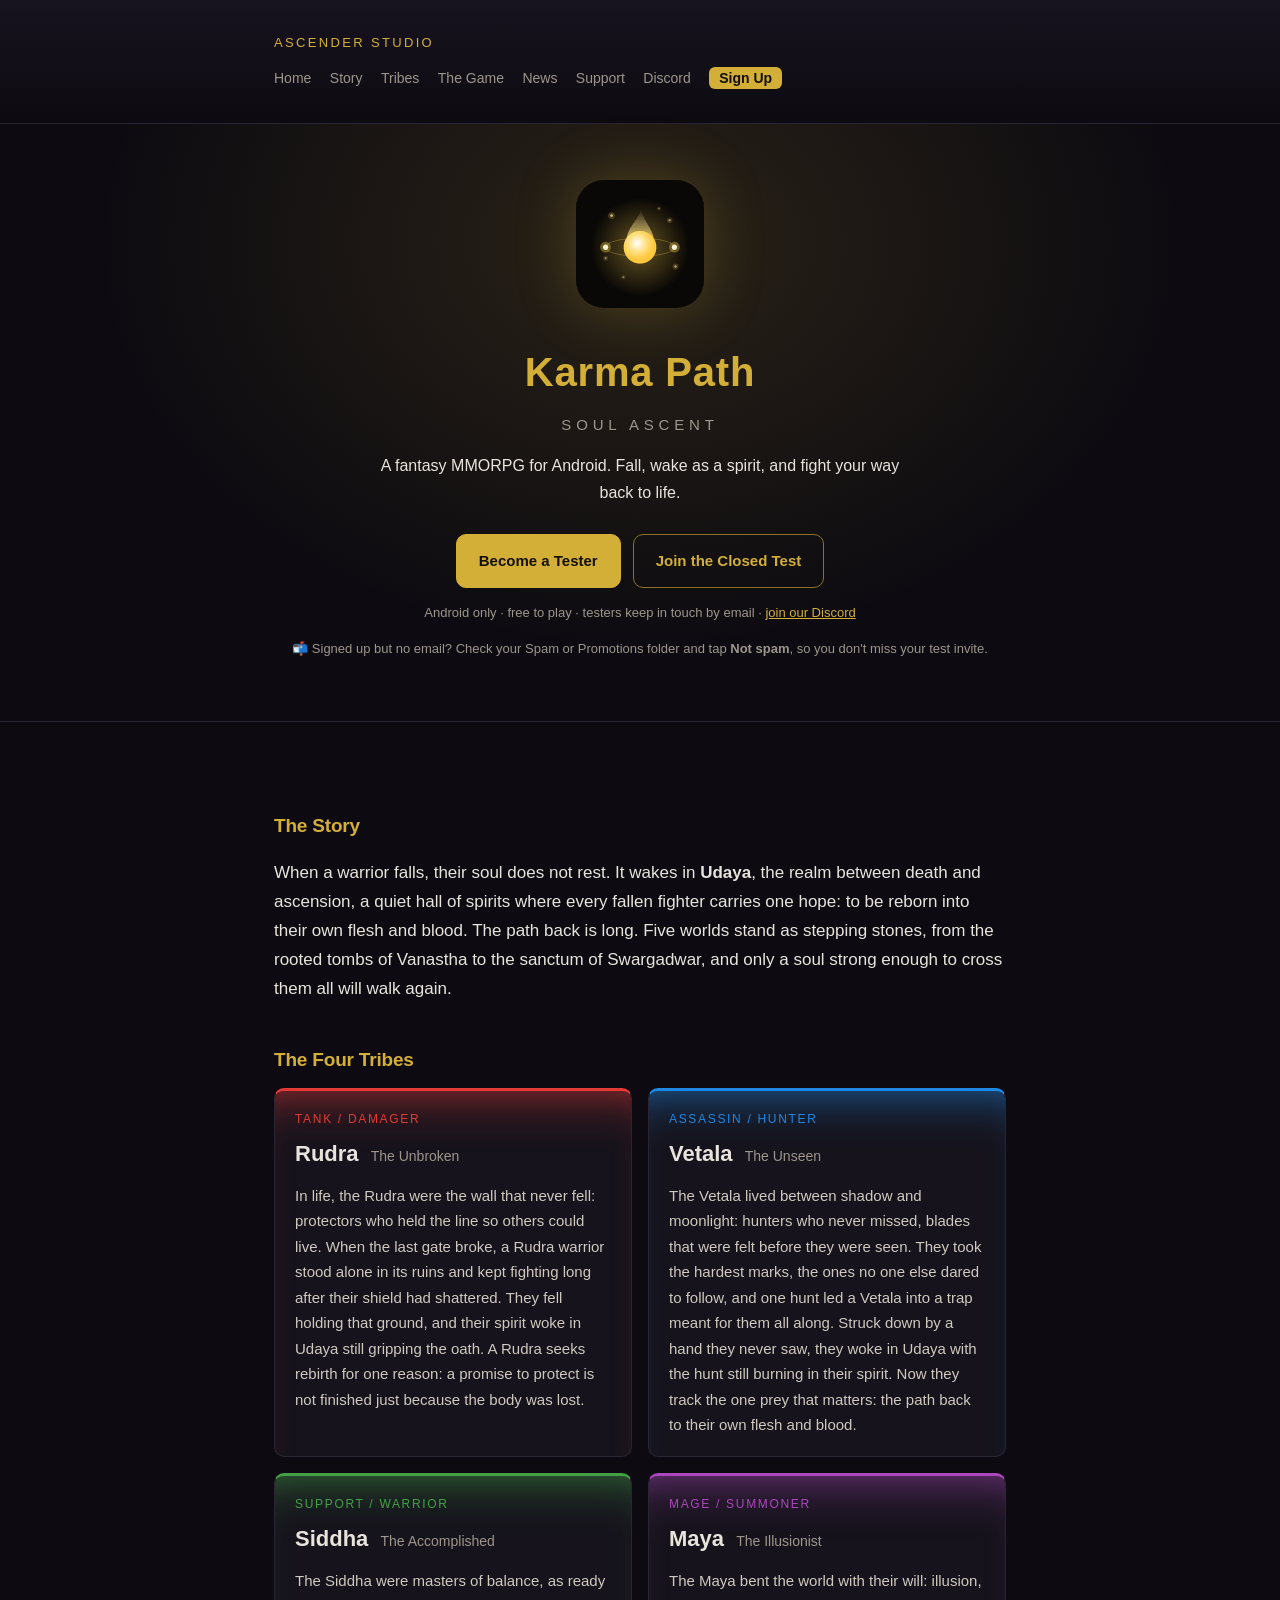
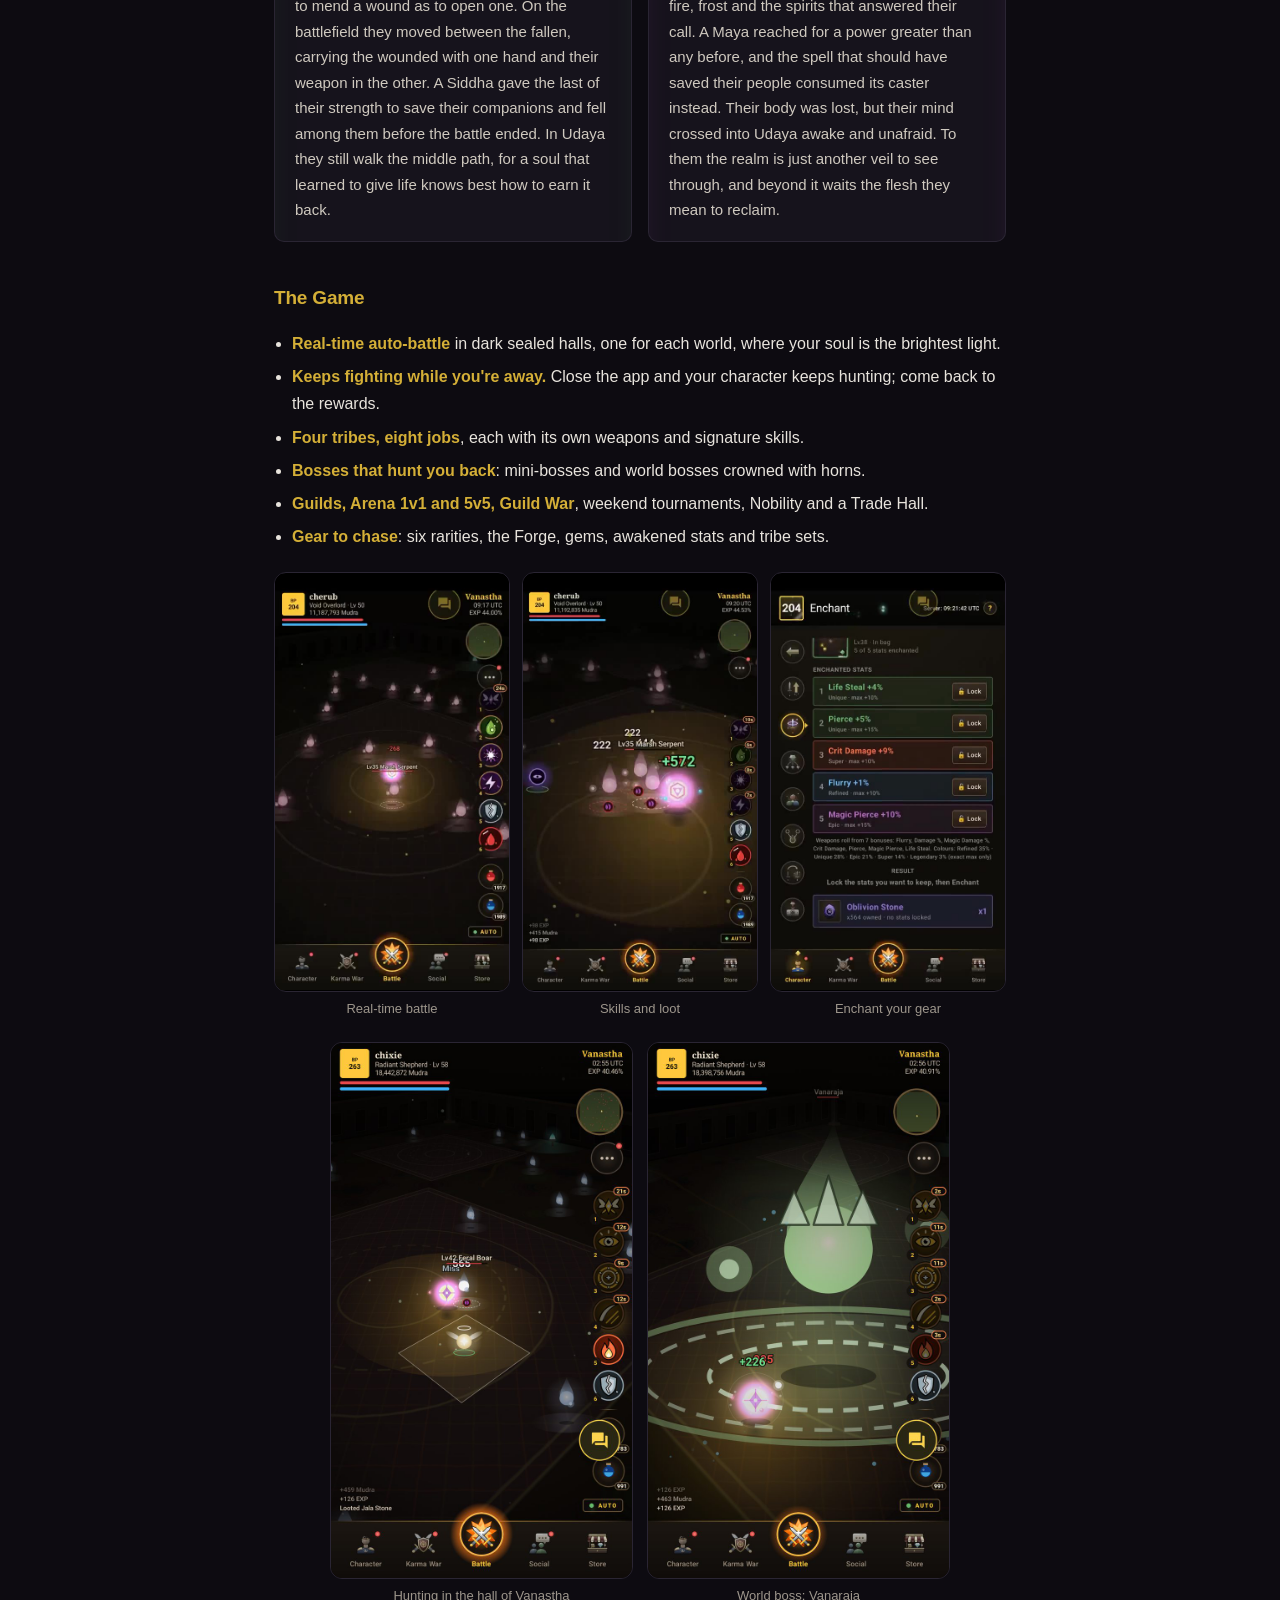
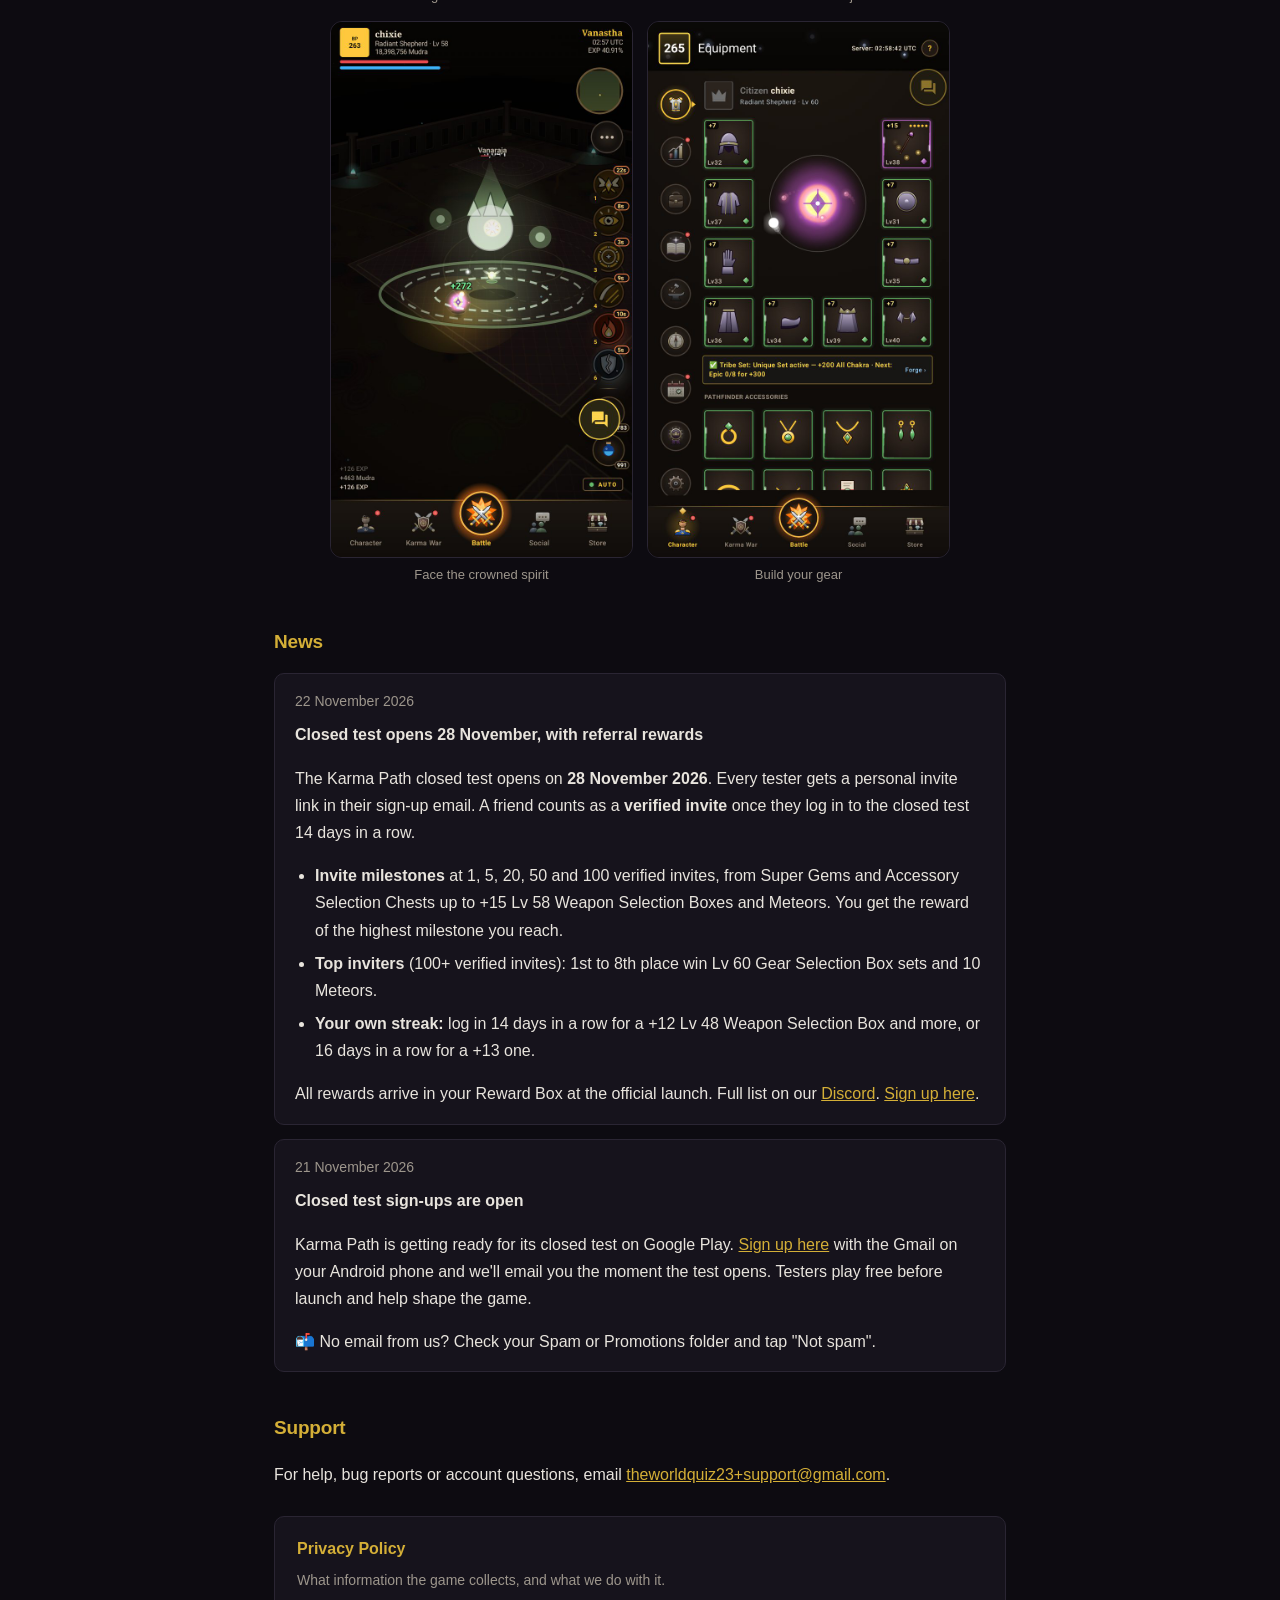
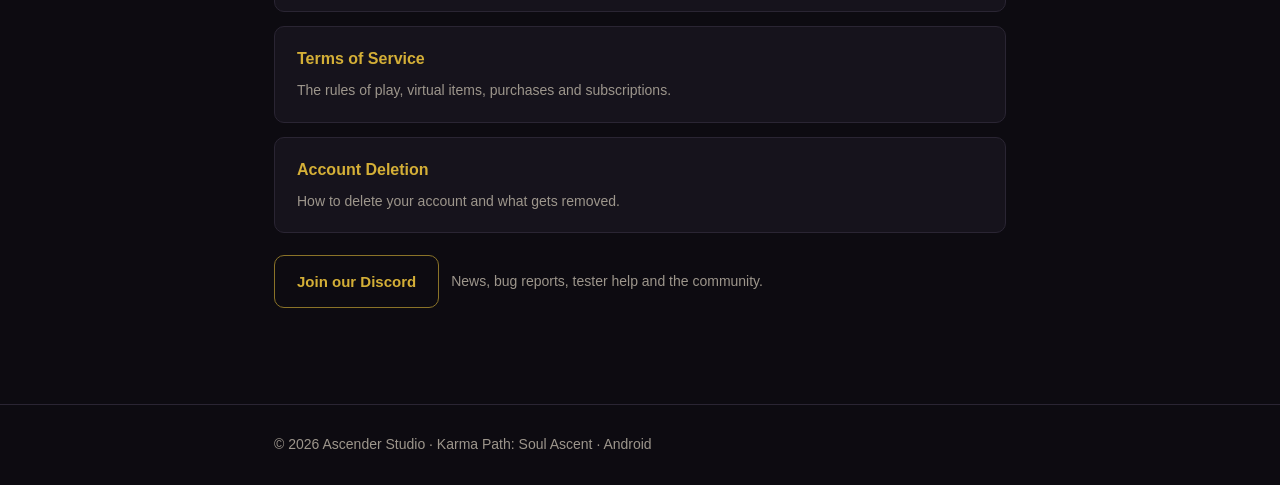
<file: index.html>
<!DOCTYPE html>
<html lang="en">
<head>
<meta charset="utf-8">
<meta name="viewport" content="width=device-width, initial-scale=1">
<title>Karma Path: Soul Ascent — Ascender Studio</title>
<meta name="description" content="Karma Path: Soul Ascent — a fantasy MMORPG for Android. Fallen warriors walk the path to rebirth through five worlds. Join the closed test.">
<link rel="icon" href="img/sage-logo.png">
<link rel="stylesheet" href="style.css">
</head>
<body id="top">

<header class="site">
  <div class="wrap">
    <p class="brand">Ascender Studio</p>
    <nav>
      <a href="#top">Home</a>
      <a href="#story">Story</a>
      <a href="#tribes">Tribes</a>
      <a href="#game">The Game</a>
      <a href="#news">News</a>
      <a href="#support">Support</a>
      <a href="https://discord.gg/tDu8APSSHV" target="_blank" rel="noopener">Discord</a>
      <a class="nav-signup" href="https://forms.gle/QPukY66ZGTLKKNnLA" target="_blank" rel="noopener">Sign Up</a>
    </nav>
  </div>
</header>

<section class="hero">
  <div class="wrap">
    <img class="hero-logo" src="img/sage-logo.png" alt="Karma Path — the Sage" width="128" height="128">
    <h1>Karma Path<span>Soul Ascent</span></h1>
    <p class="hero-line">A fantasy MMORPG for Android. Fall, wake as a spirit, and fight your way back to life.</p>
    <div class="cta" id="tester">
      <!-- SIGN-UP FORM (live 2026-11-21): the Google Form link. -->
      <a class="btn gold" href="https://forms.gle/QPukY66ZGTLKKNnLA" target="_blank" rel="noopener">Become a Tester</a>
      <!-- CLOSED TEST LINK: live 2026-11-28. To take it down again, swap this <a> back for:
           <span class="btn off" aria-disabled="true">Closed Test · coming soon</span> -->
      <a class="btn" href="https://play.google.com/apps/testing/com.karmapath.app" target="_blank" rel="noopener">Join the Closed Test</a>
    </div>
    <p class="cta-note">Android only · free to play · testers keep in touch by email · <a href="https://discord.gg/tDu8APSSHV" target="_blank" rel="noopener">join our Discord</a></p>
    <p class="cta-note">📬 Signed up but no email? Check your Spam or Promotions folder and tap <strong>Not spam</strong>, so you don't miss your test invite.</p>
  </div>
</section>

<main class="wrap">

<section id="story">
  <h2>The Story</h2>
  <p class="story">When a warrior falls, their soul does not rest. It wakes in <strong>Udaya</strong>, the realm between death and ascension, a quiet hall of spirits where every fallen fighter carries one hope: to be reborn into their own flesh and blood. The path back is long. Five worlds stand as stepping stones, from the rooted tombs of Vanastha to the sanctum of Swargadwar, and only a soul strong enough to cross them all will walk again.</p>
</section>

<section id="tribes">
  <h2>The Four Tribes</h2>
  <div class="tribes">
    <article class="tribe" style="--tc:#E53935">
      <p class="role">Tank / Damager</p>
      <h3>Rudra <span>The Unbroken</span></h3>
      <p>In life, the Rudra were the wall that never fell: protectors who held the line so others could live. When the last gate broke, a Rudra warrior stood alone in its ruins and kept fighting long after their shield had shattered. They fell holding that ground, and their spirit woke in Udaya still gripping the oath. A Rudra seeks rebirth for one reason: a promise to protect is not finished just because the body was lost.</p>
    </article>
    <article class="tribe" style="--tc:#1E88E5">
      <p class="role">Assassin / Hunter</p>
      <h3>Vetala <span>The Unseen</span></h3>
      <p>The Vetala lived between shadow and moonlight: hunters who never missed, blades that were felt before they were seen. They took the hardest marks, the ones no one else dared to follow, and one hunt led a Vetala into a trap meant for them all along. Struck down by a hand they never saw, they woke in Udaya with the hunt still burning in their spirit. Now they track the one prey that matters: the path back to their own flesh and blood.</p>
    </article>
    <article class="tribe" style="--tc:#43A047">
      <p class="role">Support / Warrior</p>
      <h3>Siddha <span>The Accomplished</span></h3>
      <p>The Siddha were masters of balance, as ready to mend a wound as to open one. On the battlefield they moved between the fallen, carrying the wounded with one hand and their weapon in the other. A Siddha gave the last of their strength to save their companions and fell among them before the battle ended. In Udaya they still walk the middle path, for a soul that learned to give life knows best how to earn it back.</p>
    </article>
    <article class="tribe" style="--tc:#AB47BC">
      <p class="role">Mage / Summoner</p>
      <h3>Maya <span>The Illusionist</span></h3>
      <p>The Maya bent the world with their will: illusion, fire, frost and the spirits that answered their call. A Maya reached for a power greater than any before, and the spell that should have saved their people consumed its caster instead. Their body was lost, but their mind crossed into Udaya awake and unafraid. To them the realm is just another veil to see through, and beyond it waits the flesh they mean to reclaim.</p>
    </article>
  </div>
</section>

<section id="game">
  <h2>The Game</h2>
  <ul class="features">
    <li><strong>Real-time auto-battle</strong> in dark sealed halls, one for each world, where your soul is the brightest light.</li>
    <li><strong>Keeps fighting while you're away.</strong> Close the app and your character keeps hunting; come back to the rewards.</li>
    <li><strong>Four tribes, eight jobs</strong>, each with its own weapons and signature skills.</li>
    <li><strong>Bosses that hunt you back</strong>: mini-bosses and world bosses crowned with horns.</li>
    <li><strong>Guilds, Arena 1v1 and 5v5, Guild War</strong>, weekend tournaments, Nobility and a Trade Hall.</li>
    <li><strong>Gear to chase</strong>: six rarities, the Forge, gems, awakened stats and tribe sets.</li>
  </ul>
  <!-- Short silent loops (2026-11-21), cut from the gameplay recording. -->
  <div class="clips" style="display:grid;grid-template-columns:repeat(3,minmax(0,1fr));gap:12px;margin-top:22px;">
    <figure style="margin:0;"><video style="width:100%;height:auto;aspect-ratio:9/16;display:block;border-radius:12px;background:#000;" src="video/battle.mp4" poster="video/battle.jpg" autoplay muted loop playsinline preload="metadata"></video><figcaption>Real-time battle</figcaption></figure>
    <figure style="margin:0;"><video style="width:100%;height:auto;aspect-ratio:9/16;display:block;border-radius:12px;background:#000;" src="video/skills.mp4" poster="video/skills.jpg" autoplay muted loop playsinline preload="metadata"></video><figcaption>Skills and loot</figcaption></figure>
    <figure style="margin:0;"><video style="width:100%;height:auto;aspect-ratio:9/16;display:block;border-radius:12px;background:#000;" src="video/enchant.mp4" poster="video/enchant.jpg" autoplay muted loop playsinline preload="metadata"></video><figcaption>Enchant your gear</figcaption></figure>
  </div>
  <div class="shots">
    <figure><img src="img/battle.jpg" alt="Battle in the hall of Vanastha" loading="lazy" width="720" height="1280"><figcaption>Hunting in the hall of Vanastha</figcaption></figure>
    <figure><img src="img/boss.jpg" alt="World boss Vanaraja" loading="lazy" width="720" height="1280"><figcaption>World boss: Vanaraja</figcaption></figure>
    <figure><img src="img/boss-close.jpg" alt="Fighting Vanaraja up close" loading="lazy" width="720" height="1280"><figcaption>Face the crowned spirit</figcaption></figure>
    <figure><img src="img/equipment.jpg" alt="Equipment screen" loading="lazy" width="720" height="1280"><figcaption>Build your gear</figcaption></figure>
  </div>
</section>

<section id="news">
  <h2>News</h2>
  <!-- Add new posts at the TOP of this list, copying one <article> block. -->
  <article class="post">
    <p class="meta">22 November 2026</p>
    <h3>Closed test opens 28 November, with referral rewards</h3>
    <p>The Karma Path closed test opens on <strong>28 November 2026</strong>. Every tester gets a personal invite link in their sign-up email. A friend counts as a <strong>verified invite</strong> once they log in to the closed test 14 days in a row.</p>
    <ul>
      <li><strong>Invite milestones</strong> at 1, 5, 20, 50 and 100 verified invites, from Super Gems and Accessory Selection Chests up to +15 Lv 58 Weapon Selection Boxes and Meteors. You get the reward of the highest milestone you reach.</li>
      <li><strong>Top inviters</strong> (100+ verified invites): 1st to 8th place win Lv 60 Gear Selection Box sets and 10 Meteors.</li>
      <li><strong>Your own streak:</strong> log in 14 days in a row for a +12 Lv 48 Weapon Selection Box and more, or 16 days in a row for a +13 one.</li>
    </ul>
    <p>All rewards arrive in your Reward Box at the official launch. Full list on our <a href="https://discord.gg/tDu8APSSHV" target="_blank" rel="noopener">Discord</a>. <a href="https://forms.gle/QPukY66ZGTLKKNnLA" target="_blank" rel="noopener">Sign up here</a>.</p>
  </article>
  <article class="post">
    <p class="meta">21 November 2026</p>
    <h3>Closed test sign-ups are open</h3>
    <p>Karma Path is getting ready for its closed test on Google Play. <a href="https://forms.gle/QPukY66ZGTLKKNnLA" target="_blank" rel="noopener">Sign up here</a> with the Gmail on your Android phone and we'll email you the moment the test opens. Testers play free before launch and help shape the game.</p>
    <p>📬 No email from us? Check your Spam or Promotions folder and tap "Not spam".</p>
  </article>
</section>

<section id="support">
  <h2>Support</h2>
  <p>For help, bug reports or account questions, email
  <a href="mailto:theworldquiz23+support@gmail.com">theworldquiz23+support@gmail.com</a>.</p>
  <div class="home-links">
    <a href="karma-path/privacy.html"><strong>Privacy Policy</strong><span>What information the game collects, and what we do with it.</span></a>
    <a href="karma-path/terms.html"><strong>Terms of Service</strong><span>The rules of play, virtual items, purchases and subscriptions.</span></a>
    <a href="karma-path/delete-account.html"><strong>Account Deletion</strong><span>How to delete your account and what gets removed.</span></a>
  </div>
  <!-- DISCORD (live 2026-11-21) -->
  <p class="discord"><a class="btn" href="https://discord.gg/tDu8APSSHV" target="_blank" rel="noopener">Join our Discord</a>
  <span>News, bug reports, tester help and the community.</span></p>
</section>

</main>

<footer class="site">
  <div class="wrap">© 2026 Ascender Studio · Karma Path: Soul Ascent · Android</div>
</footer>

</body>
</html>
</file>
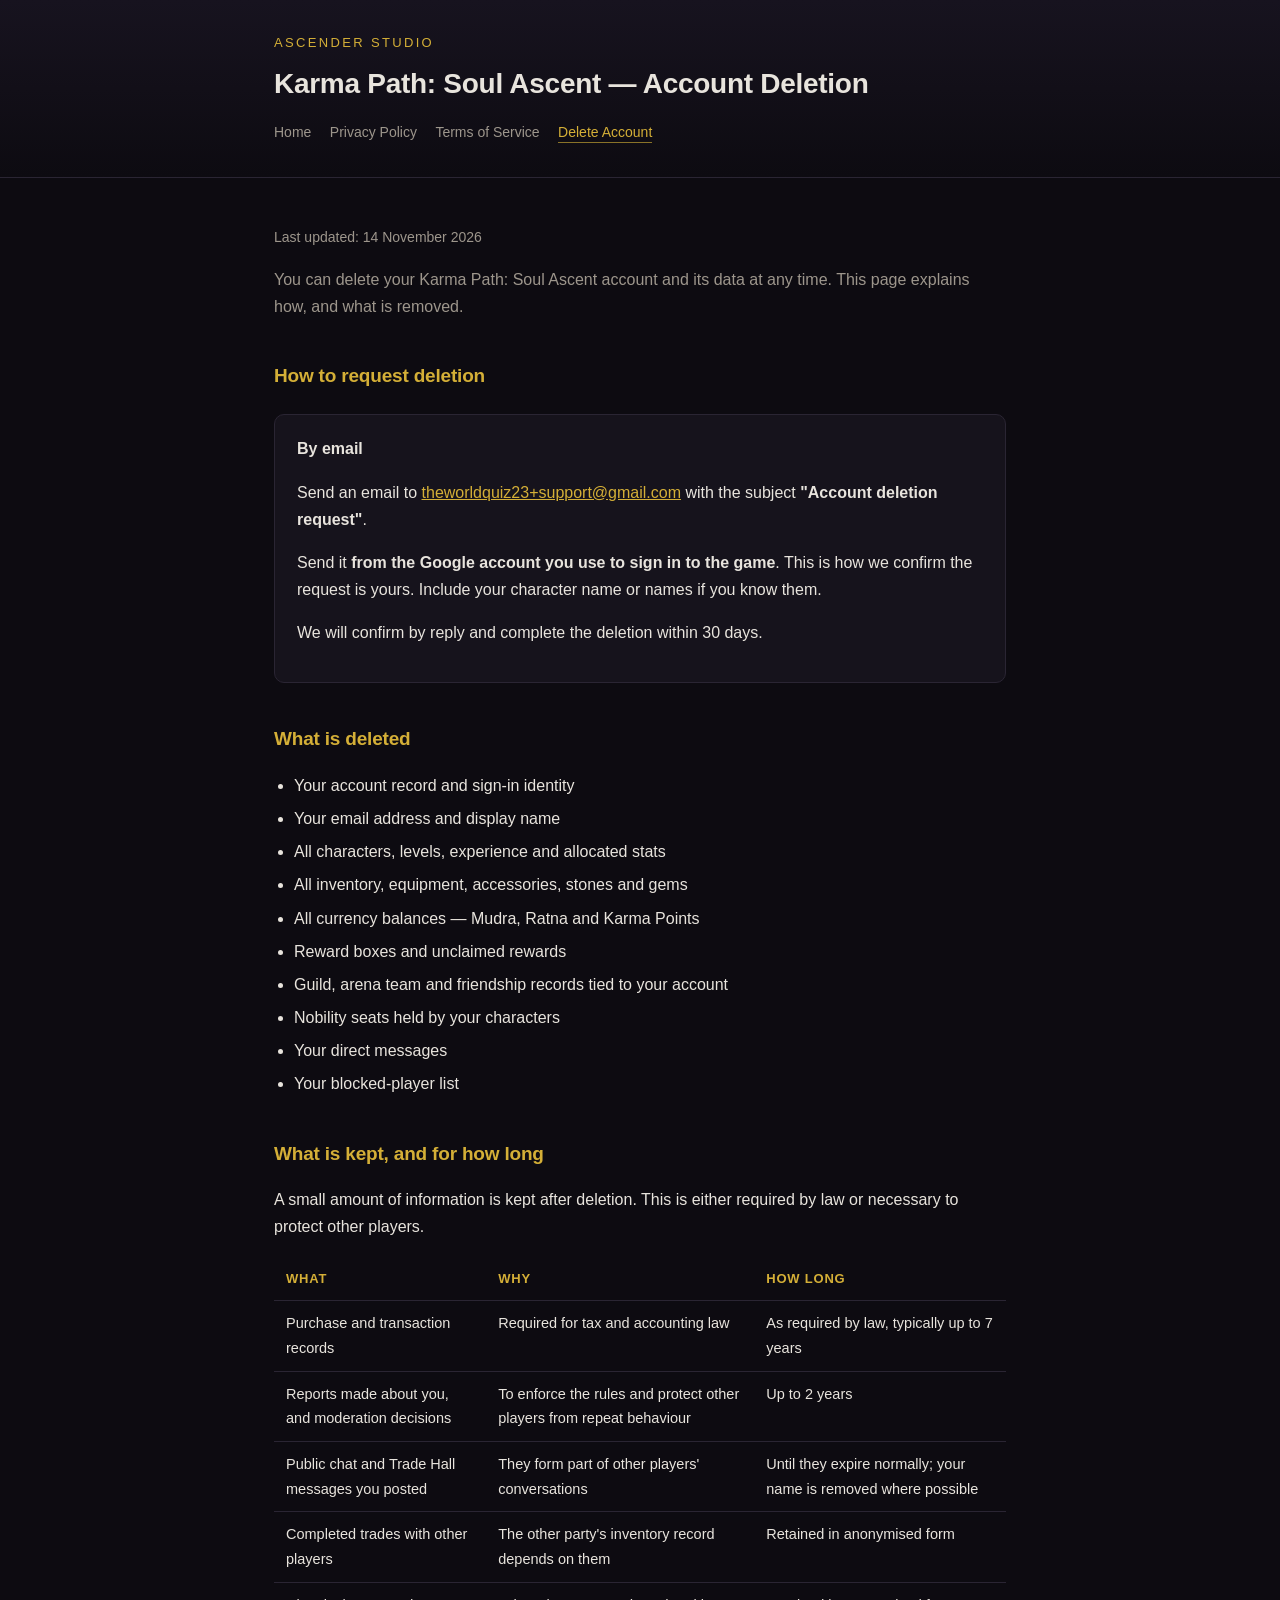
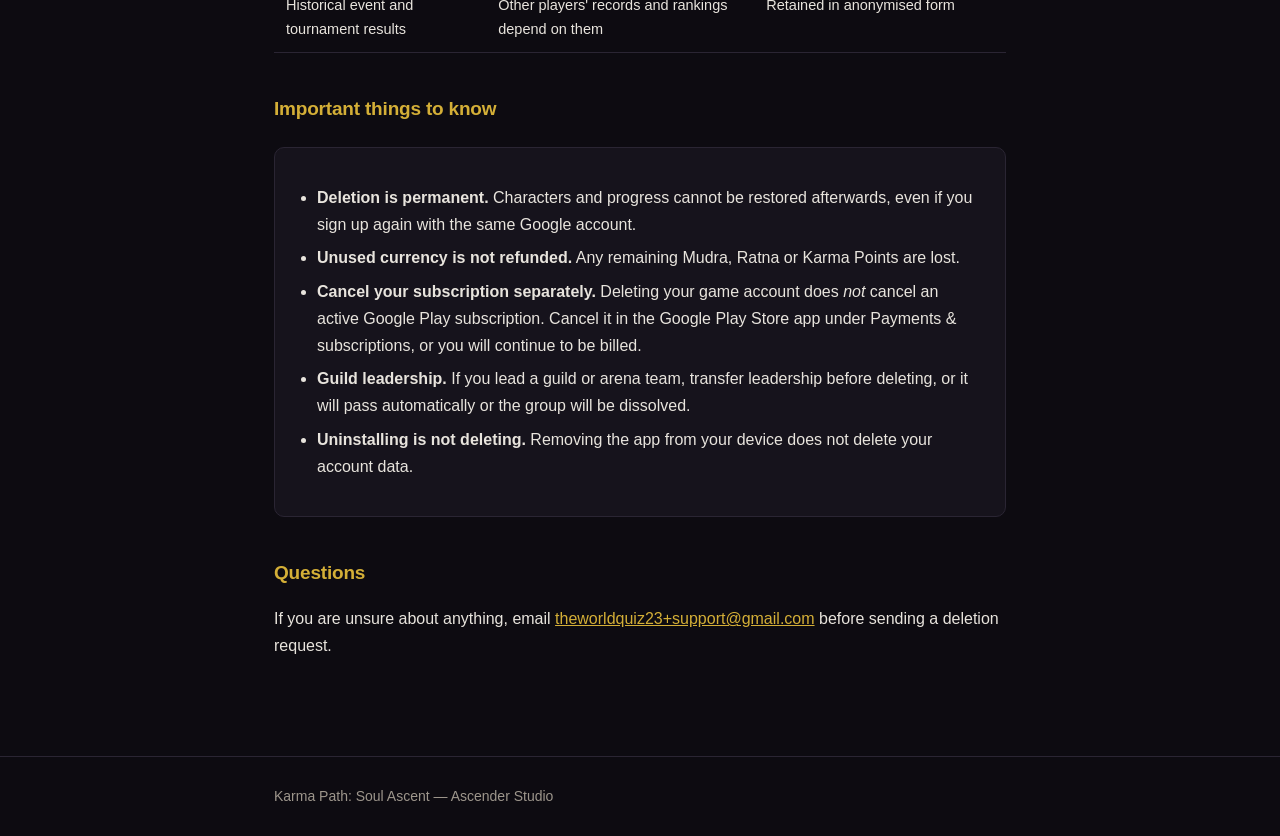
<file: karma-path/delete-account.html>
<!DOCTYPE html>
<html lang="en">
<head>
<meta charset="utf-8">
<meta name="viewport" content="width=device-width, initial-scale=1">
<title>Delete Your Account — Karma Path: Soul Ascent</title>
<link rel="stylesheet" href="../style.css">
</head>
<body>

<header class="site">
  <div class="wrap">
    <p class="brand">Ascender Studio</p>
    <h1 class="title">Karma Path: Soul Ascent — Account Deletion</h1>
    <nav>
      <a href="../index.html">Home</a>
      <a href="privacy.html">Privacy Policy</a>
      <a href="terms.html">Terms of Service</a>
      <a href="delete-account.html" aria-current="page">Delete Account</a>
    </nav>
  </div>
</header>

<main class="wrap">

<p class="meta">Last updated: 14 November 2026</p>

<p class="lead">You can delete your Karma Path: Soul Ascent account and its data at any time. This page explains how, and what is removed.</p>

<h2>How to request deletion</h2>

<div class="card">
<h3>By email</h3>
<p>Send an email to <a href="mailto:theworldquiz23+support@gmail.com?subject=Account%20deletion%20request">theworldquiz23+support@gmail.com</a> with the subject <strong>"Account deletion request"</strong>.</p>
<p>Send it <strong>from the Google account you use to sign in to the game</strong>. This is how we confirm the request is yours. Include your character name or names if you know them.</p>
<p>We will confirm by reply and complete the deletion within 30 days.</p>
</div>

<h2>What is deleted</h2>
<ul>
  <li>Your account record and sign-in identity</li>
  <li>Your email address and display name</li>
  <li>All characters, levels, experience and allocated stats</li>
  <li>All inventory, equipment, accessories, stones and gems</li>
  <li>All currency balances — Mudra, Ratna and Karma Points</li>
  <li>Reward boxes and unclaimed rewards</li>
  <li>Guild, arena team and friendship records tied to your account</li>
  <li>Nobility seats held by your characters</li>
  <li>Your direct messages</li>
  <li>Your blocked-player list</li>
</ul>

<h2>What is kept, and for how long</h2>
<p>A small amount of information is kept after deletion. This is either required by law or necessary to protect other players.</p>
<table>
  <tr><th>What</th><th>Why</th><th>How long</th></tr>
  <tr>
    <td>Purchase and transaction records</td>
    <td>Required for tax and accounting law</td>
    <td>As required by law, typically up to 7 years</td>
  </tr>
  <tr>
    <td>Reports made about you, and moderation decisions</td>
    <td>To enforce the rules and protect other players from repeat behaviour</td>
    <td>Up to 2 years</td>
  </tr>
  <tr>
    <td>Public chat and Trade Hall messages you posted</td>
    <td>They form part of other players' conversations</td>
    <td>Until they expire normally; your name is removed where possible</td>
  </tr>
  <tr>
    <td>Completed trades with other players</td>
    <td>The other party's inventory record depends on them</td>
    <td>Retained in anonymised form</td>
  </tr>
  <tr>
    <td>Historical event and tournament results</td>
    <td>Other players' records and rankings depend on them</td>
    <td>Retained in anonymised form</td>
  </tr>
</table>

<h2>Important things to know</h2>
<div class="card">
<ul>
  <li><strong>Deletion is permanent.</strong> Characters and progress cannot be restored afterwards, even if you sign up again with the same Google account.</li>
  <li><strong>Unused currency is not refunded.</strong> Any remaining Mudra, Ratna or Karma Points are lost.</li>
  <li><strong>Cancel your subscription separately.</strong> Deleting your game account does <em>not</em> cancel an active Google Play subscription. Cancel it in the Google Play Store app under Payments &amp; subscriptions, or you will continue to be billed.</li>
  <li><strong>Guild leadership.</strong> If you lead a guild or arena team, transfer leadership before deleting, or it will pass automatically or the group will be dissolved.</li>
  <li><strong>Uninstalling is not deleting.</strong> Removing the app from your device does not delete your account data.</li>
</ul>
</div>

<h2>Questions</h2>
<p>If you are unsure about anything, email <a href="mailto:theworldquiz23+support@gmail.com">theworldquiz23+support@gmail.com</a> before sending a deletion request.</p>

</main>

<footer class="site">
  <div class="wrap">
    Karma Path: Soul Ascent — Ascender Studio
  </div>
</footer>

</body>
</html>
</file>
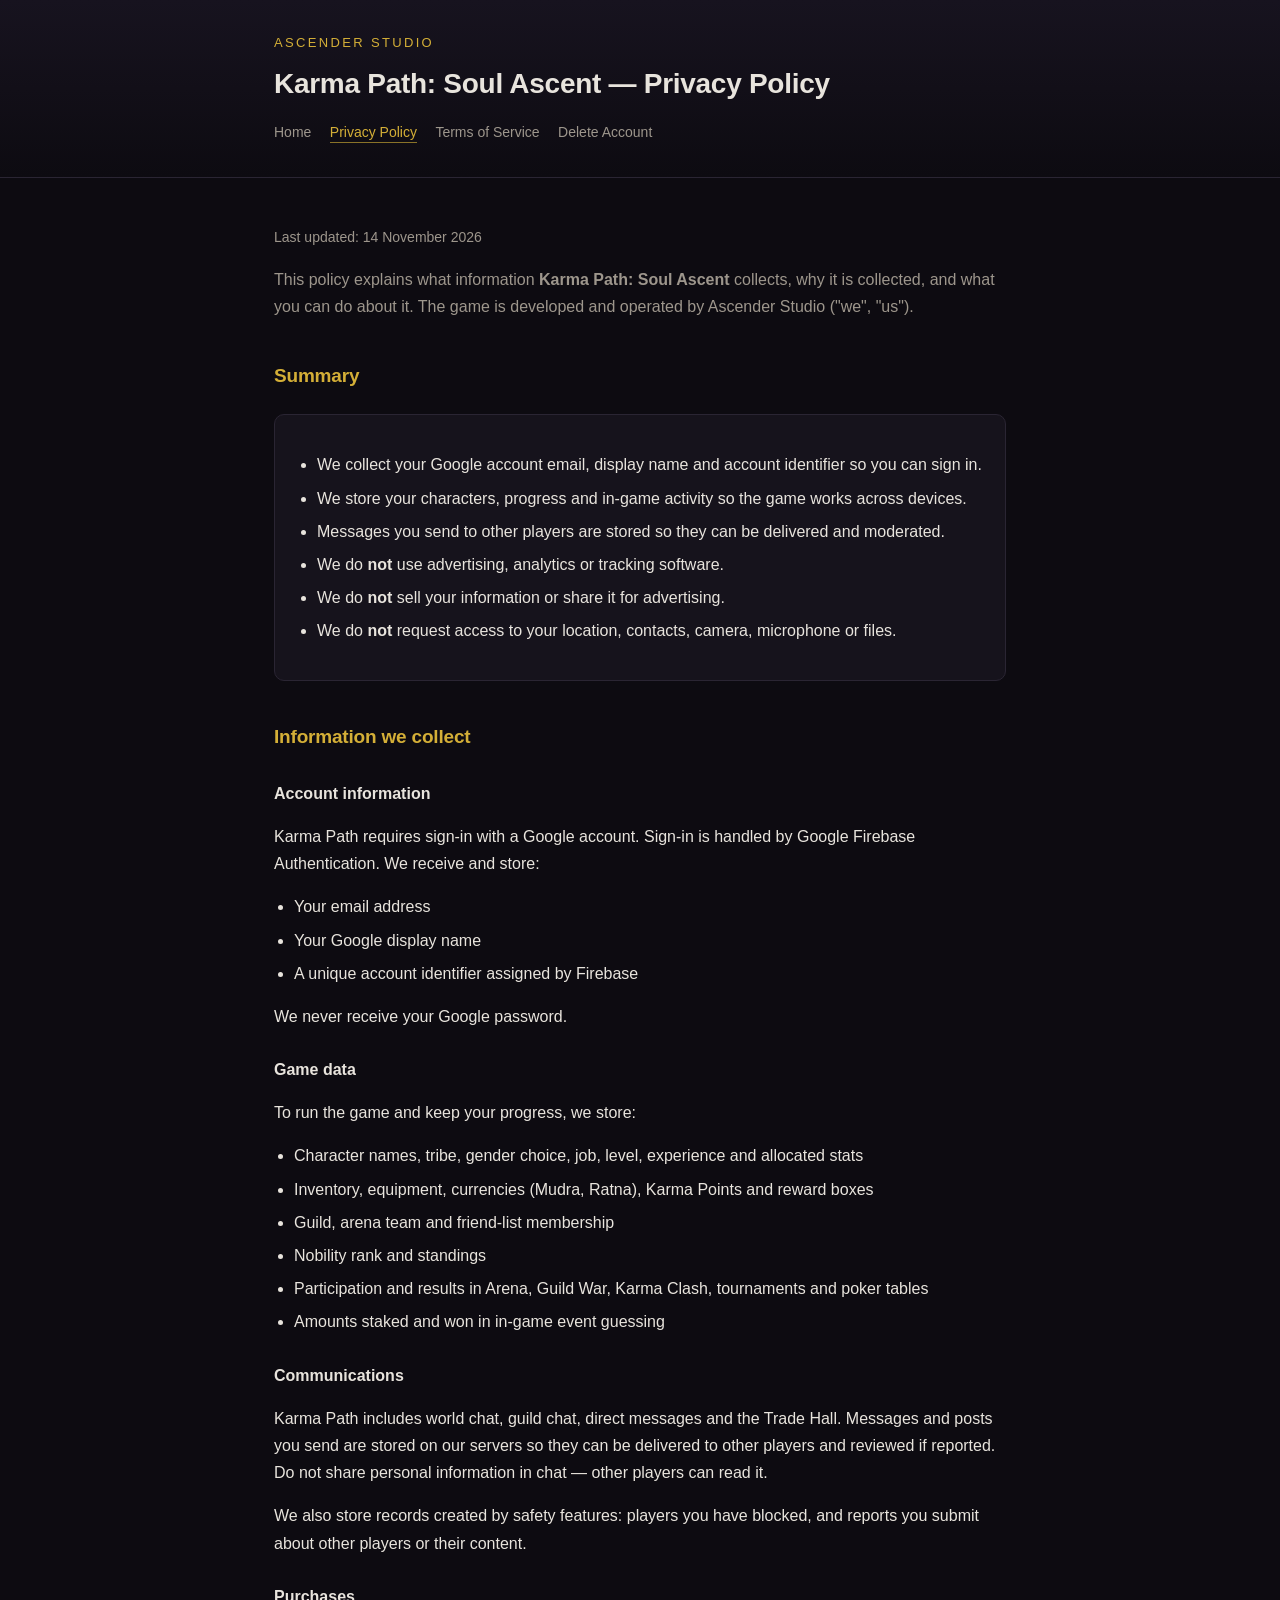
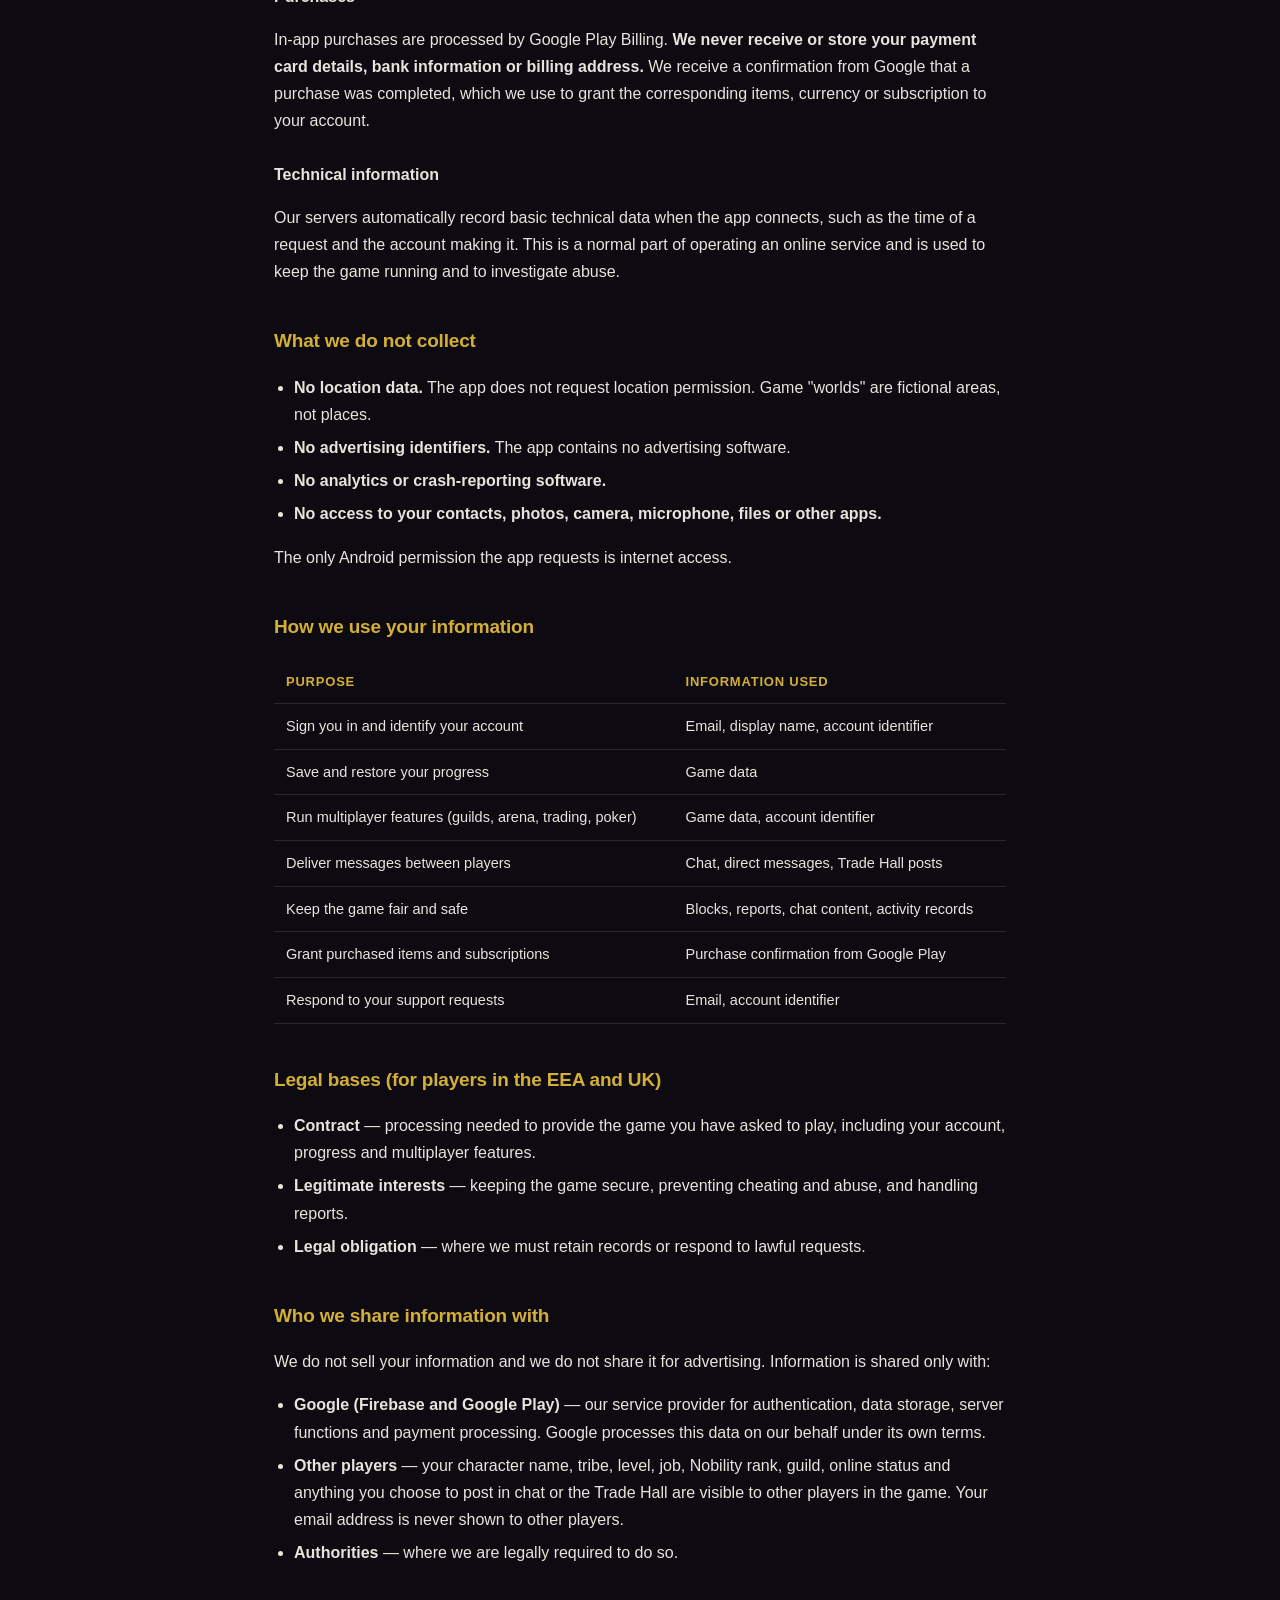
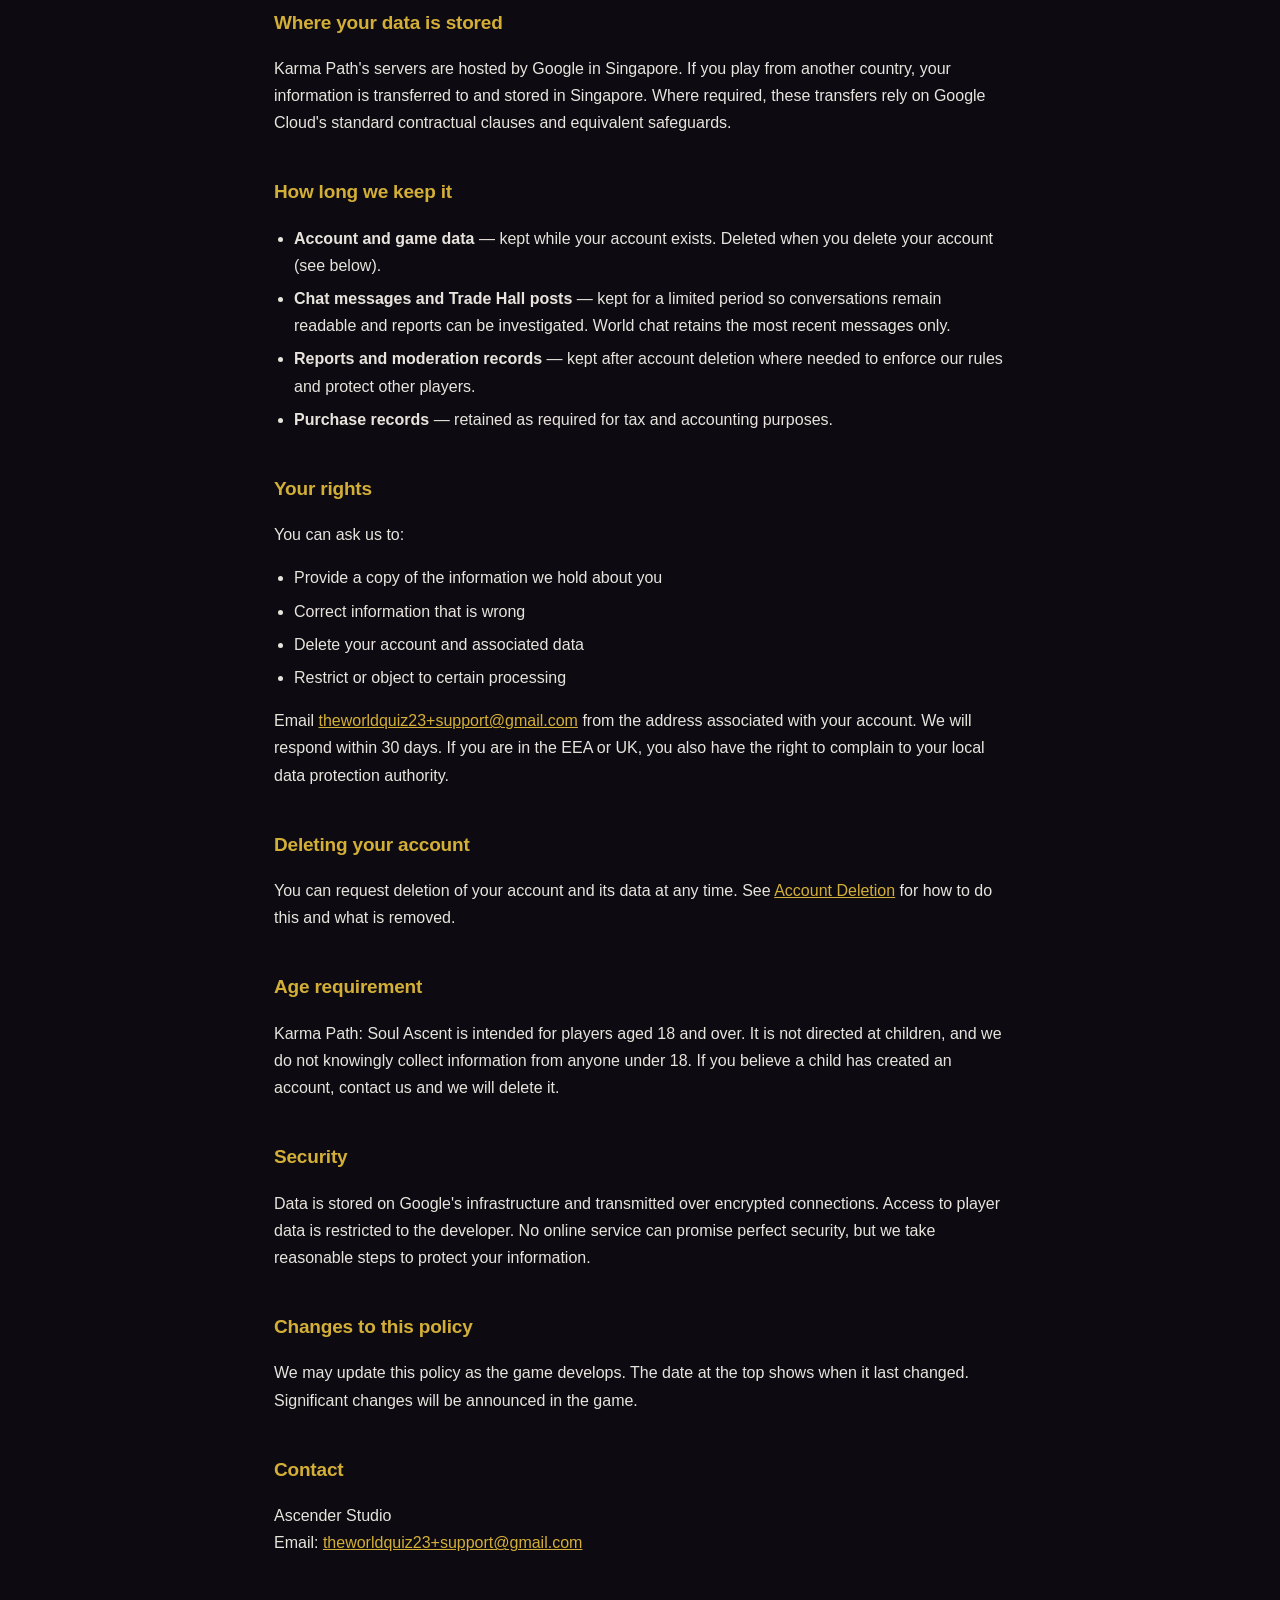
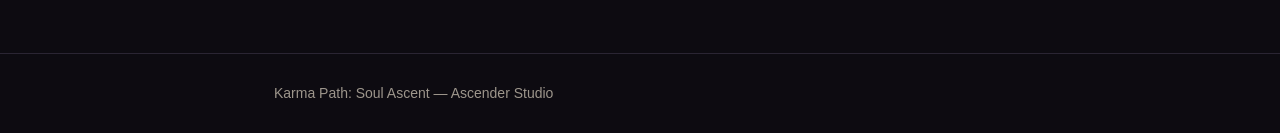
<file: karma-path/privacy.html>
<!DOCTYPE html>
<html lang="en">
<head>
<meta charset="utf-8">
<meta name="viewport" content="width=device-width, initial-scale=1">
<title>Privacy Policy — Karma Path: Soul Ascent</title>
<link rel="stylesheet" href="../style.css">
</head>
<body>

<header class="site">
  <div class="wrap">
    <p class="brand">Ascender Studio</p>
    <h1 class="title">Karma Path: Soul Ascent — Privacy Policy</h1>
    <nav>
      <a href="../index.html">Home</a>
      <a href="privacy.html" aria-current="page">Privacy Policy</a>
      <a href="terms.html">Terms of Service</a>
      <a href="delete-account.html">Delete Account</a>
    </nav>
  </div>
</header>

<main class="wrap">

<p class="meta">Last updated: 14 November 2026</p>

<p class="lead">This policy explains what information <strong>Karma Path: Soul Ascent</strong> collects, why it is collected, and what you can do about it. The game is developed and operated by Ascender Studio ("we", "us").</p>

<h2>Summary</h2>
<div class="card">
<ul>
  <li>We collect your Google account email, display name and account identifier so you can sign in.</li>
  <li>We store your characters, progress and in-game activity so the game works across devices.</li>
  <li>Messages you send to other players are stored so they can be delivered and moderated.</li>
  <li>We do <strong>not</strong> use advertising, analytics or tracking software.</li>
  <li>We do <strong>not</strong> sell your information or share it for advertising.</li>
  <li>We do <strong>not</strong> request access to your location, contacts, camera, microphone or files.</li>
</ul>
</div>

<h2>Information we collect</h2>

<h3>Account information</h3>
<p>Karma Path requires sign-in with a Google account. Sign-in is handled by Google Firebase Authentication. We receive and store:</p>
<ul>
  <li>Your email address</li>
  <li>Your Google display name</li>
  <li>A unique account identifier assigned by Firebase</li>
</ul>
<p>We never receive your Google password.</p>

<h3>Game data</h3>
<p>To run the game and keep your progress, we store:</p>
<ul>
  <li>Character names, tribe, gender choice, job, level, experience and allocated stats</li>
  <li>Inventory, equipment, currencies (Mudra, Ratna), Karma Points and reward boxes</li>
  <li>Guild, arena team and friend-list membership</li>
  <li>Nobility rank and standings</li>
  <li>Participation and results in Arena, Guild War, Karma Clash, tournaments and poker tables</li>
  <li>Amounts staked and won in in-game event guessing</li>
</ul>

<h3>Communications</h3>
<p>Karma Path includes world chat, guild chat, direct messages and the Trade Hall. Messages and posts you send are stored on our servers so they can be delivered to other players and reviewed if reported. Do not share personal information in chat — other players can read it.</p>
<p>We also store records created by safety features: players you have blocked, and reports you submit about other players or their content.</p>

<h3>Purchases</h3>
<p>In-app purchases are processed by Google Play Billing. <strong>We never receive or store your payment card details, bank information or billing address.</strong> We receive a confirmation from Google that a purchase was completed, which we use to grant the corresponding items, currency or subscription to your account.</p>

<h3>Technical information</h3>
<p>Our servers automatically record basic technical data when the app connects, such as the time of a request and the account making it. This is a normal part of operating an online service and is used to keep the game running and to investigate abuse.</p>

<h2>What we do not collect</h2>
<ul>
  <li><strong>No location data.</strong> The app does not request location permission. Game "worlds" are fictional areas, not places.</li>
  <li><strong>No advertising identifiers.</strong> The app contains no advertising software.</li>
  <li><strong>No analytics or crash-reporting software.</strong></li>
  <li><strong>No access to your contacts, photos, camera, microphone, files or other apps.</strong></li>
</ul>
<p>The only Android permission the app requests is internet access.</p>

<h2>How we use your information</h2>
<table>
  <tr><th>Purpose</th><th>Information used</th></tr>
  <tr><td>Sign you in and identify your account</td><td>Email, display name, account identifier</td></tr>
  <tr><td>Save and restore your progress</td><td>Game data</td></tr>
  <tr><td>Run multiplayer features (guilds, arena, trading, poker)</td><td>Game data, account identifier</td></tr>
  <tr><td>Deliver messages between players</td><td>Chat, direct messages, Trade Hall posts</td></tr>
  <tr><td>Keep the game fair and safe</td><td>Blocks, reports, chat content, activity records</td></tr>
  <tr><td>Grant purchased items and subscriptions</td><td>Purchase confirmation from Google Play</td></tr>
  <tr><td>Respond to your support requests</td><td>Email, account identifier</td></tr>
</table>

<h2>Legal bases (for players in the EEA and UK)</h2>
<ul>
  <li><strong>Contract</strong> — processing needed to provide the game you have asked to play, including your account, progress and multiplayer features.</li>
  <li><strong>Legitimate interests</strong> — keeping the game secure, preventing cheating and abuse, and handling reports.</li>
  <li><strong>Legal obligation</strong> — where we must retain records or respond to lawful requests.</li>
</ul>

<h2>Who we share information with</h2>
<p>We do not sell your information and we do not share it for advertising. Information is shared only with:</p>
<ul>
  <li><strong>Google (Firebase and Google Play)</strong> — our service provider for authentication, data storage, server functions and payment processing. Google processes this data on our behalf under its own terms.</li>
  <li><strong>Other players</strong> — your character name, tribe, level, job, Nobility rank, guild, online status and anything you choose to post in chat or the Trade Hall are visible to other players in the game. Your email address is never shown to other players.</li>
  <li><strong>Authorities</strong> — where we are legally required to do so.</li>
</ul>

<h2>Where your data is stored</h2>
<p>Karma Path's servers are hosted by Google in Singapore. If you play from another country, your information is transferred to and stored in Singapore. Where required, these transfers rely on Google Cloud's standard contractual clauses and equivalent safeguards.</p>

<h2>How long we keep it</h2>
<ul>
  <li><strong>Account and game data</strong> — kept while your account exists. Deleted when you delete your account (see below).</li>
  <li><strong>Chat messages and Trade Hall posts</strong> — kept for a limited period so conversations remain readable and reports can be investigated. World chat retains the most recent messages only.</li>
  <li><strong>Reports and moderation records</strong> — kept after account deletion where needed to enforce our rules and protect other players.</li>
  <li><strong>Purchase records</strong> — retained as required for tax and accounting purposes.</li>
</ul>

<h2>Your rights</h2>
<p>You can ask us to:</p>
<ul>
  <li>Provide a copy of the information we hold about you</li>
  <li>Correct information that is wrong</li>
  <li>Delete your account and associated data</li>
  <li>Restrict or object to certain processing</li>
</ul>
<p>Email <a href="mailto:theworldquiz23+support@gmail.com">theworldquiz23+support@gmail.com</a> from the address associated with your account. We will respond within 30 days. If you are in the EEA or UK, you also have the right to complain to your local data protection authority.</p>

<h2>Deleting your account</h2>
<p>You can request deletion of your account and its data at any time. See <a href="delete-account.html">Account Deletion</a> for how to do this and what is removed.</p>

<h2>Age requirement</h2>
<p>Karma Path: Soul Ascent is intended for players aged 18 and over. It is not directed at children, and we do not knowingly collect information from anyone under 18. If you believe a child has created an account, contact us and we will delete it.</p>

<h2>Security</h2>
<p>Data is stored on Google's infrastructure and transmitted over encrypted connections. Access to player data is restricted to the developer. No online service can promise perfect security, but we take reasonable steps to protect your information.</p>

<h2>Changes to this policy</h2>
<p>We may update this policy as the game develops. The date at the top shows when it last changed. Significant changes will be announced in the game.</p>

<h2>Contact</h2>
<p>Ascender Studio<br>
Email: <a href="mailto:theworldquiz23+support@gmail.com">theworldquiz23+support@gmail.com</a></p>

</main>

<footer class="site">
  <div class="wrap">
    Karma Path: Soul Ascent — Ascender Studio
  </div>
</footer>

</body>
</html>
</file>
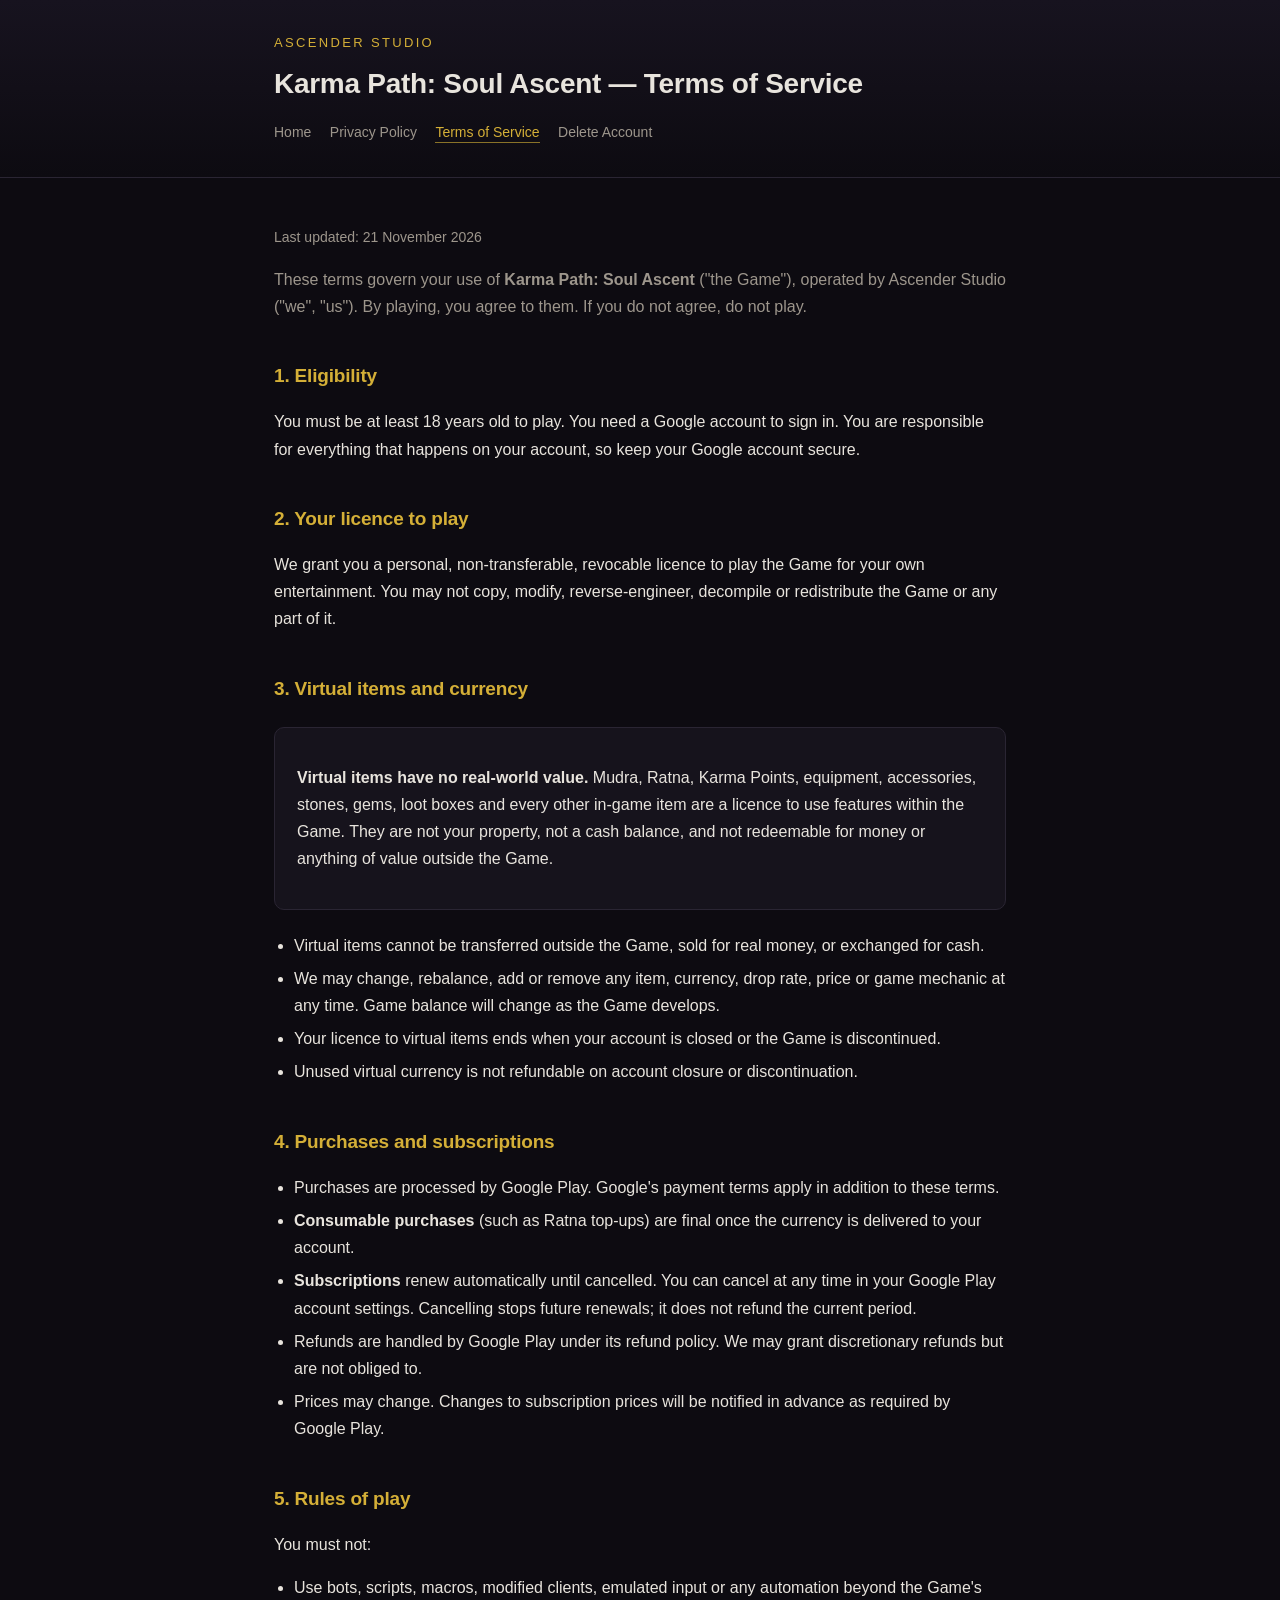
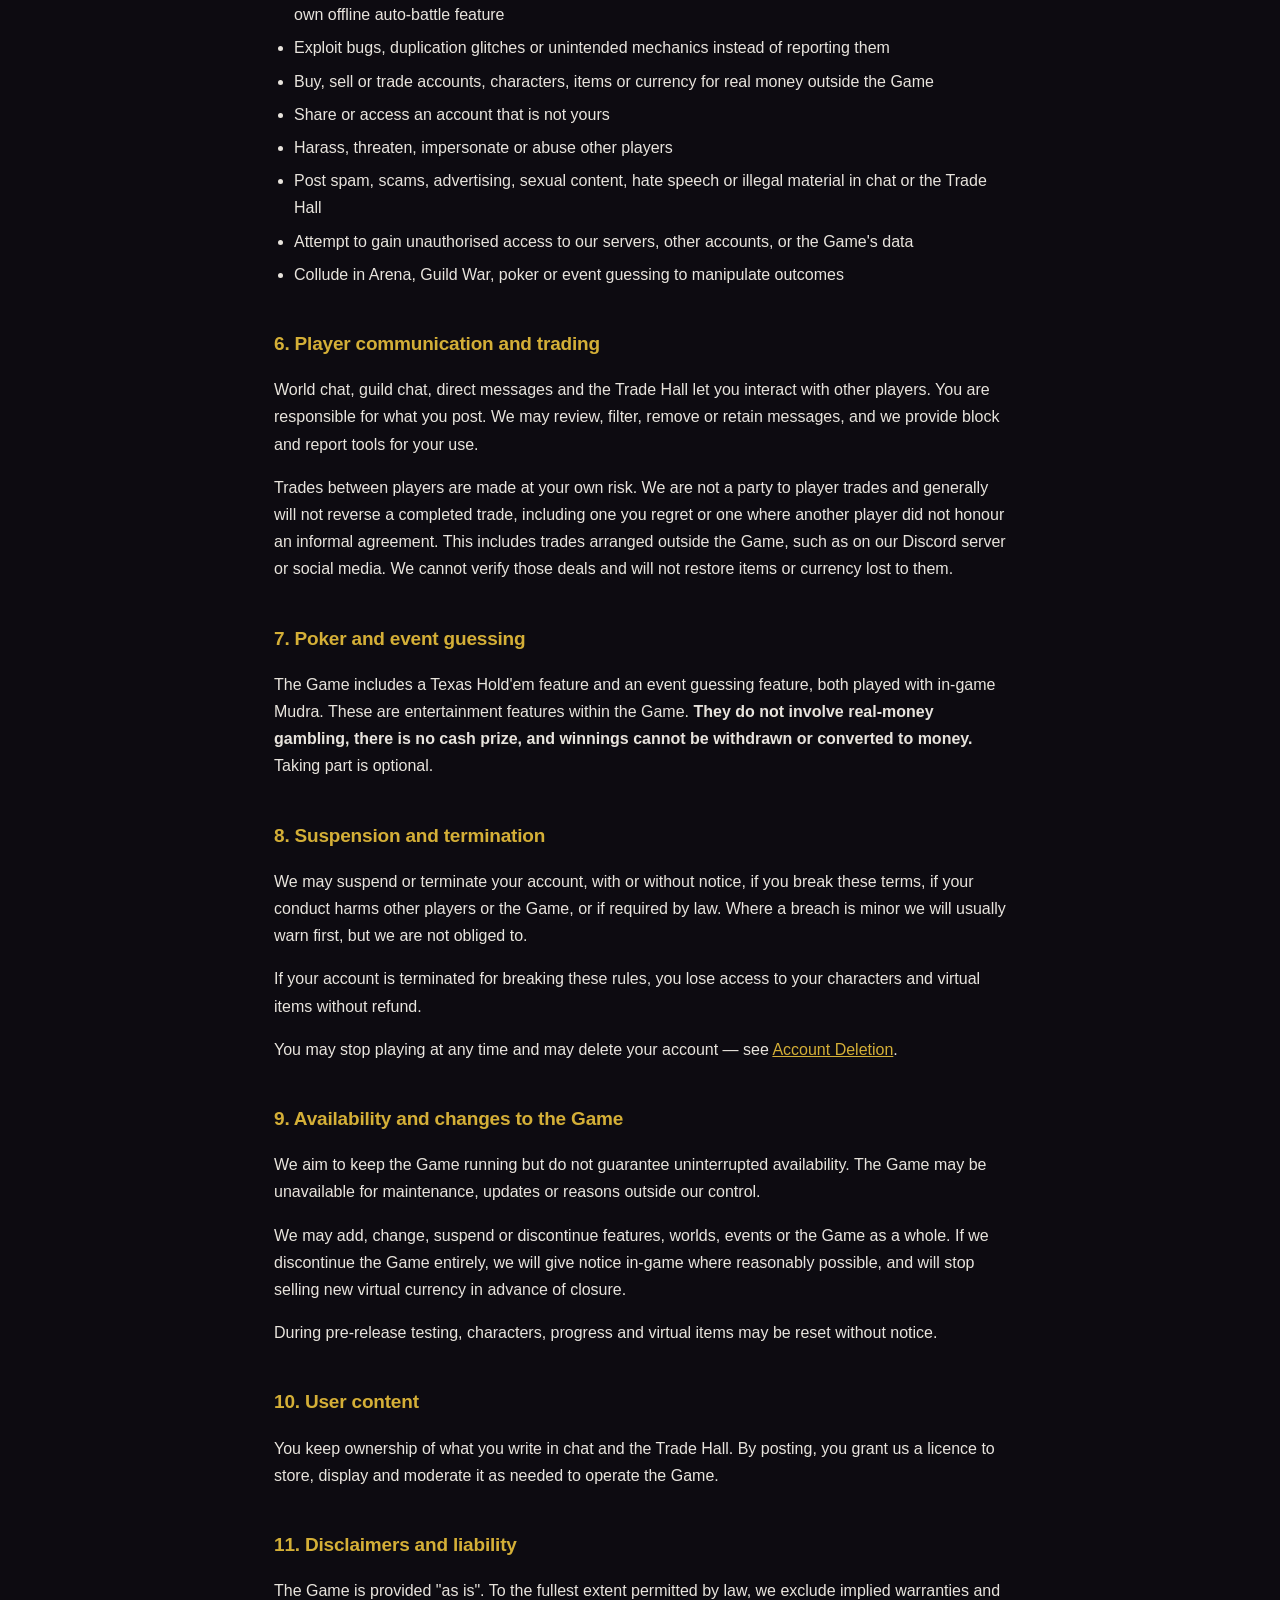
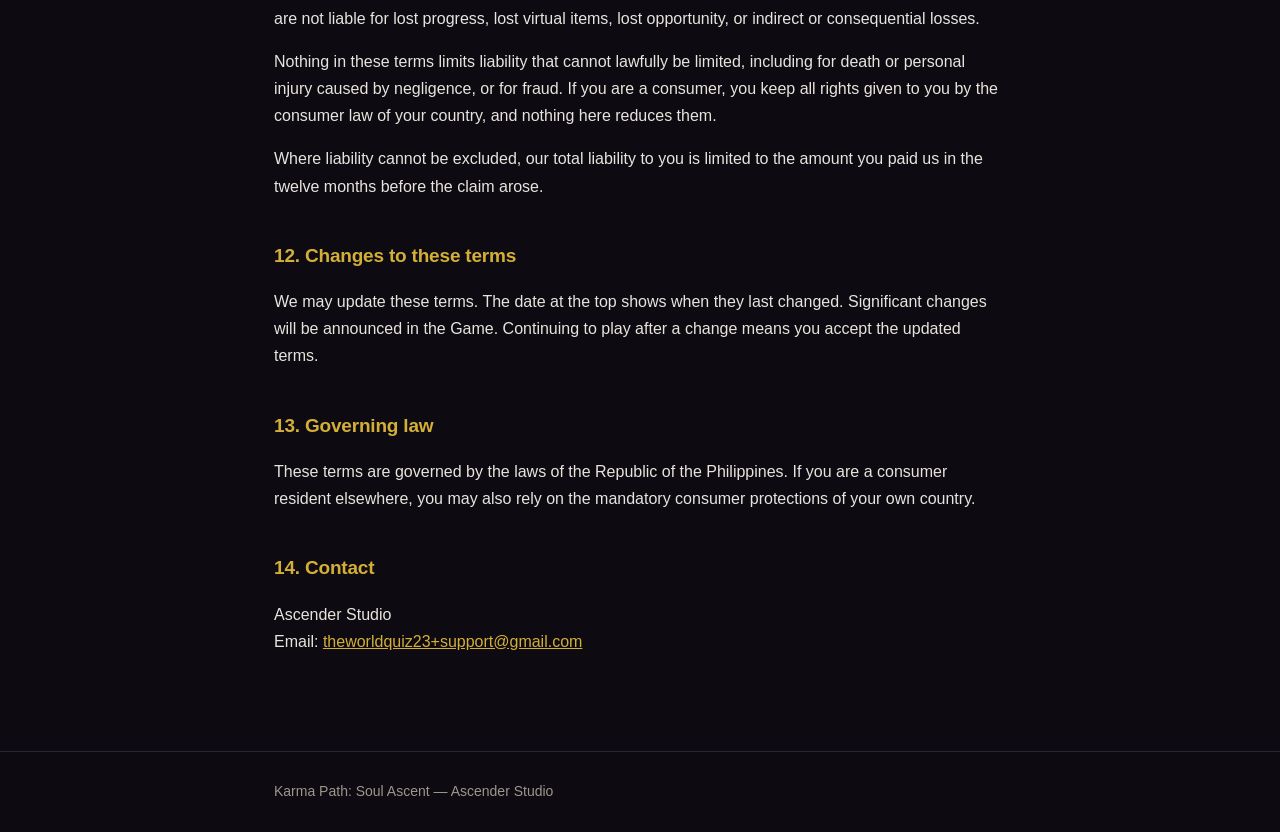
<file: karma-path/terms.html>
<!DOCTYPE html>
<html lang="en">
<head>
<meta charset="utf-8">
<meta name="viewport" content="width=device-width, initial-scale=1">
<title>Terms of Service — Karma Path: Soul Ascent</title>
<link rel="stylesheet" href="../style.css">
</head>
<body>

<header class="site">
  <div class="wrap">
    <p class="brand">Ascender Studio</p>
    <h1 class="title">Karma Path: Soul Ascent — Terms of Service</h1>
    <nav>
      <a href="../index.html">Home</a>
      <a href="privacy.html">Privacy Policy</a>
      <a href="terms.html" aria-current="page">Terms of Service</a>
      <a href="delete-account.html">Delete Account</a>
    </nav>
  </div>
</header>

<main class="wrap">

<p class="meta">Last updated: 21 November 2026</p>

<p class="lead">These terms govern your use of <strong>Karma Path: Soul Ascent</strong> ("the Game"), operated by Ascender Studio ("we", "us"). By playing, you agree to them. If you do not agree, do not play.</p>

<h2>1. Eligibility</h2>
<p>You must be at least 18 years old to play. You need a Google account to sign in. You are responsible for everything that happens on your account, so keep your Google account secure.</p>

<h2>2. Your licence to play</h2>
<p>We grant you a personal, non-transferable, revocable licence to play the Game for your own entertainment. You may not copy, modify, reverse-engineer, decompile or redistribute the Game or any part of it.</p>

<h2>3. Virtual items and currency</h2>
<div class="card">
<p><strong>Virtual items have no real-world value.</strong> Mudra, Ratna, Karma Points, equipment, accessories, stones, gems, loot boxes and every other in-game item are a licence to use features within the Game. They are not your property, not a cash balance, and not redeemable for money or anything of value outside the Game.</p>
</div>
<ul>
  <li>Virtual items cannot be transferred outside the Game, sold for real money, or exchanged for cash.</li>
  <li>We may change, rebalance, add or remove any item, currency, drop rate, price or game mechanic at any time. Game balance will change as the Game develops.</li>
  <li>Your licence to virtual items ends when your account is closed or the Game is discontinued.</li>
  <li>Unused virtual currency is not refundable on account closure or discontinuation.</li>
</ul>

<h2>4. Purchases and subscriptions</h2>
<ul>
  <li>Purchases are processed by Google Play. Google's payment terms apply in addition to these terms.</li>
  <li><strong>Consumable purchases</strong> (such as Ratna top-ups) are final once the currency is delivered to your account.</li>
  <li><strong>Subscriptions</strong> renew automatically until cancelled. You can cancel at any time in your Google Play account settings. Cancelling stops future renewals; it does not refund the current period.</li>
  <li>Refunds are handled by Google Play under its refund policy. We may grant discretionary refunds but are not obliged to.</li>
  <li>Prices may change. Changes to subscription prices will be notified in advance as required by Google Play.</li>
</ul>

<h2>5. Rules of play</h2>
<p>You must not:</p>
<ul>
  <li>Use bots, scripts, macros, modified clients, emulat­ed input or any automation beyond the Game's own offline auto-battle feature</li>
  <li>Exploit bugs, duplication glitches or unintended mechanics instead of reporting them</li>
  <li>Buy, sell or trade accounts, characters, items or currency for real money outside the Game</li>
  <li>Share or access an account that is not yours</li>
  <li>Harass, threaten, impersonate or abuse other players</li>
  <li>Post spam, scams, advertising, sexual content, hate speech or illegal material in chat or the Trade Hall</li>
  <li>Attempt to gain unauthorised access to our servers, other accounts, or the Game's data</li>
  <li>Collude in Arena, Guild War, poker or event guessing to manipulate outcomes</li>
</ul>

<h2>6. Player communication and trading</h2>
<p>World chat, guild chat, direct messages and the Trade Hall let you interact with other players. You are responsible for what you post. We may review, filter, remove or retain messages, and we provide block and report tools for your use.</p>
<p>Trades between players are made at your own risk. We are not a party to player trades and generally will not reverse a completed trade, including one you regret or one where another player did not honour an informal agreement. This includes trades arranged outside the Game, such as on our Discord server or social media. We cannot verify those deals and will not restore items or currency lost to them.</p>

<h2>7. Poker and event guessing</h2>
<p>The Game includes a Texas Hold'em feature and an event guessing feature, both played with in-game Mudra. These are entertainment features within the Game. <strong>They do not involve real-money gambling, there is no cash prize, and winnings cannot be withdrawn or converted to money.</strong> Taking part is optional.</p>

<h2>8. Suspension and termination</h2>
<p>We may suspend or terminate your account, with or without notice, if you break these terms, if your conduct harms other players or the Game, or if required by law. Where a breach is minor we will usually warn first, but we are not obliged to.</p>
<p>If your account is terminated for breaking these rules, you lose access to your characters and virtual items without refund.</p>
<p>You may stop playing at any time and may delete your account — see <a href="delete-account.html">Account Deletion</a>.</p>

<h2>9. Availability and changes to the Game</h2>
<p>We aim to keep the Game running but do not guarantee uninterrupted availability. The Game may be unavailable for maintenance, updates or reasons outside our control.</p>
<p>We may add, change, suspend or discontinue features, worlds, events or the Game as a whole. If we discontinue the Game entirely, we will give notice in-game where reasonably possible, and will stop selling new virtual currency in advance of closure.</p>
<p>During pre-release testing, characters, progress and virtual items may be reset without notice.</p>

<h2>10. User content</h2>
<p>You keep ownership of what you write in chat and the Trade Hall. By posting, you grant us a licence to store, display and moderate it as needed to operate the Game.</p>

<h2>11. Disclaimers and liability</h2>
<p>The Game is provided "as is". To the fullest extent permitted by law, we exclude implied warranties and are not liable for lost progress, lost virtual items, lost opportunity, or indirect or consequential losses.</p>
<p>Nothing in these terms limits liability that cannot lawfully be limited, including for death or personal injury caused by negligence, or for fraud. If you are a consumer, you keep all rights given to you by the consumer law of your country, and nothing here reduces them.</p>
<p>Where liability cannot be excluded, our total liability to you is limited to the amount you paid us in the twelve months before the claim arose.</p>

<h2>12. Changes to these terms</h2>
<p>We may update these terms. The date at the top shows when they last changed. Significant changes will be announced in the Game. Continuing to play after a change means you accept the updated terms.</p>

<h2>13. Governing law</h2>
<p>These terms are governed by the laws of the Republic of the Philippines. If you are a consumer resident elsewhere, you may also rely on the mandatory consumer protections of your own country.</p>

<h2>14. Contact</h2>
<p>Ascender Studio<br>
Email: <a href="mailto:theworldquiz23+support@gmail.com">theworldquiz23+support@gmail.com</a></p>

</main>

<footer class="site">
  <div class="wrap">
    Karma Path: Soul Ascent — Ascender Studio
  </div>
</footer>

</body>
</html>
</file>
<file: style.css>
:root {
  --bg: #0d0b11;
  --panel: #16131c;
  --gold: #d4af37;
  --gold-dim: #8a7328;
  --text: #e8e4dd;
  --muted: #9d968c;
  --line: #2a2533;
}
* { box-sizing: border-box; }
body {
  margin: 0;
  background: var(--bg);
  color: var(--text);
  font: 16px/1.7 -apple-system, BlinkMacSystemFont, "Segoe UI", Roboto, Helvetica, Arial, sans-serif;
}
.wrap { max-width: 780px; margin: 0 auto; padding: 48px 24px 80px; }
header.site {
  border-bottom: 1px solid var(--line);
  background: linear-gradient(180deg, #17131f 0%, var(--bg) 100%);
}
header.site .wrap { padding: 32px 24px; }
.brand {
  font-size: 13px; letter-spacing: .18em; text-transform: uppercase;
  color: var(--gold); margin: 0 0 6px;
}
.title { font-size: 28px; margin: 0; font-weight: 600; letter-spacing: -.01em; }
nav { margin-top: 18px; }
nav a {
  color: var(--muted); text-decoration: none; font-size: 14px; margin-right: 18px;
  border-bottom: 1px solid transparent; padding-bottom: 2px;
}
nav a:hover, nav a[aria-current] { color: var(--gold); border-bottom-color: var(--gold-dim); }
h2 {
  font-size: 19px; margin: 40px 0 12px; color: var(--gold);
  font-weight: 600; letter-spacing: -.01em;
}
h3 { font-size: 16px; margin: 26px 0 8px; font-weight: 600; }
p, li { color: var(--text); }
ul { padding-left: 20px; }
li { margin: 6px 0; }
.meta { color: var(--muted); font-size: 14px; margin: 0 0 8px; }
.lead { color: var(--muted); }
table { width: 100%; border-collapse: collapse; margin: 18px 0; font-size: 14.5px; }
th, td { text-align: left; padding: 10px 12px; border-bottom: 1px solid var(--line); vertical-align: top; }
th { color: var(--gold); font-weight: 600; font-size: 13px; text-transform: uppercase; letter-spacing: .06em; }
code { background: var(--panel); padding: 2px 6px; border-radius: 4px; font-size: 14px; color: var(--gold); }
a { color: var(--gold); }
.card {
  background: var(--panel); border: 1px solid var(--line);
  border-radius: 10px; padding: 20px 22px; margin: 22px 0;
}
.card h3 { margin-top: 0; }
footer.site {
  border-top: 1px solid var(--line); color: var(--muted); font-size: 14px;
}
footer.site .wrap { padding: 28px 24px; }
.home-links { display: grid; gap: 14px; margin-top: 28px; }
.home-links a {
  display: block; background: var(--panel); border: 1px solid var(--line);
  border-radius: 10px; padding: 18px 22px; text-decoration: none; color: var(--text);
}
.home-links a:hover { border-color: var(--gold-dim); }
.home-links strong { color: var(--gold); display: block; font-size: 16px; margin-bottom: 4px; }
.home-links span { color: var(--muted); font-size: 14px; }

/* ── Homepage (2026-11-21): hero, tribes, screenshots, news ───────────────── */
header.site nav { margin-top: 10px; }
header.site nav a { margin-right: 14px; }
.hero {
  text-align: center;
  background: radial-gradient(ellipse at 50% 20%, rgba(212,175,55,.14), transparent 60%), var(--bg);
  border-bottom: 1px solid var(--line);
}
.hero .wrap { padding: 56px 24px 48px; }
.hero-logo { width: 128px; height: 128px; border-radius: 28px; box-shadow: 0 0 60px rgba(212,175,55,.25); }
.hero h1 { margin: 22px 0 6px; font-size: 40px; letter-spacing: .02em; color: var(--gold); font-weight: 700; }
.hero h1 span { display: block; font-size: 15px; letter-spacing: .32em; text-transform: uppercase; color: var(--muted); font-weight: 500; margin-top: 6px; }
.hero-line { color: var(--text); max-width: 520px; margin: 14px auto 0; }
.cta { display: flex; flex-wrap: wrap; gap: 12px; justify-content: center; margin-top: 28px; scroll-margin-top: 20px; }
.btn {
  display: inline-block; padding: 13px 22px; border-radius: 10px; font-weight: 600; font-size: 15px;
  text-decoration: none; border: 1px solid var(--gold-dim); color: var(--gold); background: transparent;
}
.btn.gold { background: var(--gold); color: #120f08; border-color: var(--gold); }
.btn:hover { filter: brightness(1.1); }
.btn.off { opacity: .45; cursor: not-allowed; filter: none; }
.cta-note { color: var(--muted); font-size: 13px; margin-top: 14px; }
section { scroll-margin-top: 20px; }
.story { font-size: 17px; color: var(--text); }
.tribes { display: grid; gap: 16px; grid-template-columns: repeat(auto-fit, minmax(300px, 1fr)); }
.tribe {
  background: var(--panel); border: 1px solid var(--line); border-top: 3px solid var(--tc);
  border-radius: 10px; padding: 18px 20px;
  box-shadow: inset 0 40px 60px -50px var(--tc);
}
.tribe .role { margin: 0; font-size: 12px; letter-spacing: .14em; text-transform: uppercase; color: var(--tc); }
.tribe h3 { margin: 6px 0 10px; font-size: 22px; }
.tribe h3 span { font-size: 14px; color: var(--muted); font-weight: 500; margin-left: 6px; }
.tribe p:last-child { margin: 0; font-size: 15px; color: #cfc9bf; }
.features { padding-left: 18px; }
.features strong { color: var(--gold); font-weight: 600; }
.shots { display: grid; gap: 14px; grid-template-columns: repeat(2, 1fr); margin-top: 22px; max-width: 620px; margin-left: auto; margin-right: auto; }
.shots figure { margin: 0; }
.shots img { width: 100%; height: auto; border-radius: 12px; border: 1px solid var(--line); display: block; }
.shots figcaption { color: var(--muted); font-size: 13px; text-align: center; margin-top: 6px; }
.post { background: var(--panel); border: 1px solid var(--line); border-radius: 10px; padding: 16px 20px; margin: 14px 0; }
.post h3 { margin: 2px 0 6px; }
.post p:last-child { margin: 0; }
@media (max-width: 520px) { .hero h1 { font-size: 32px; } .wrap { padding-left: 18px; padding-right: 18px; } }

header.site nav a.nav-signup {
  color: #120f08; background: var(--gold); border: none; border-radius: 6px;
  padding: 3px 10px; font-weight: 600; white-space: nowrap;
}
header.site nav a.nav-signup:hover { color: #120f08; filter: brightness(1.1); }
html { scroll-behavior: smooth; }
.discord { margin-top: 22px; display: flex; flex-wrap: wrap; align-items: center; gap: 12px; }
.discord span { color: var(--muted); font-size: 14px; }
.clips { display: grid; gap: 12px; grid-template-columns: repeat(3, 1fr); margin-top: 22px; }
.clips figure { margin: 0; }
.clips video { width: 100%; height: auto; aspect-ratio: 9 / 16; border-radius: 12px; border: 1px solid var(--line); display: block; background: #000; }
.clips figcaption { color: var(--muted); font-size: 13px; text-align: center; margin-top: 6px; }
</file>
